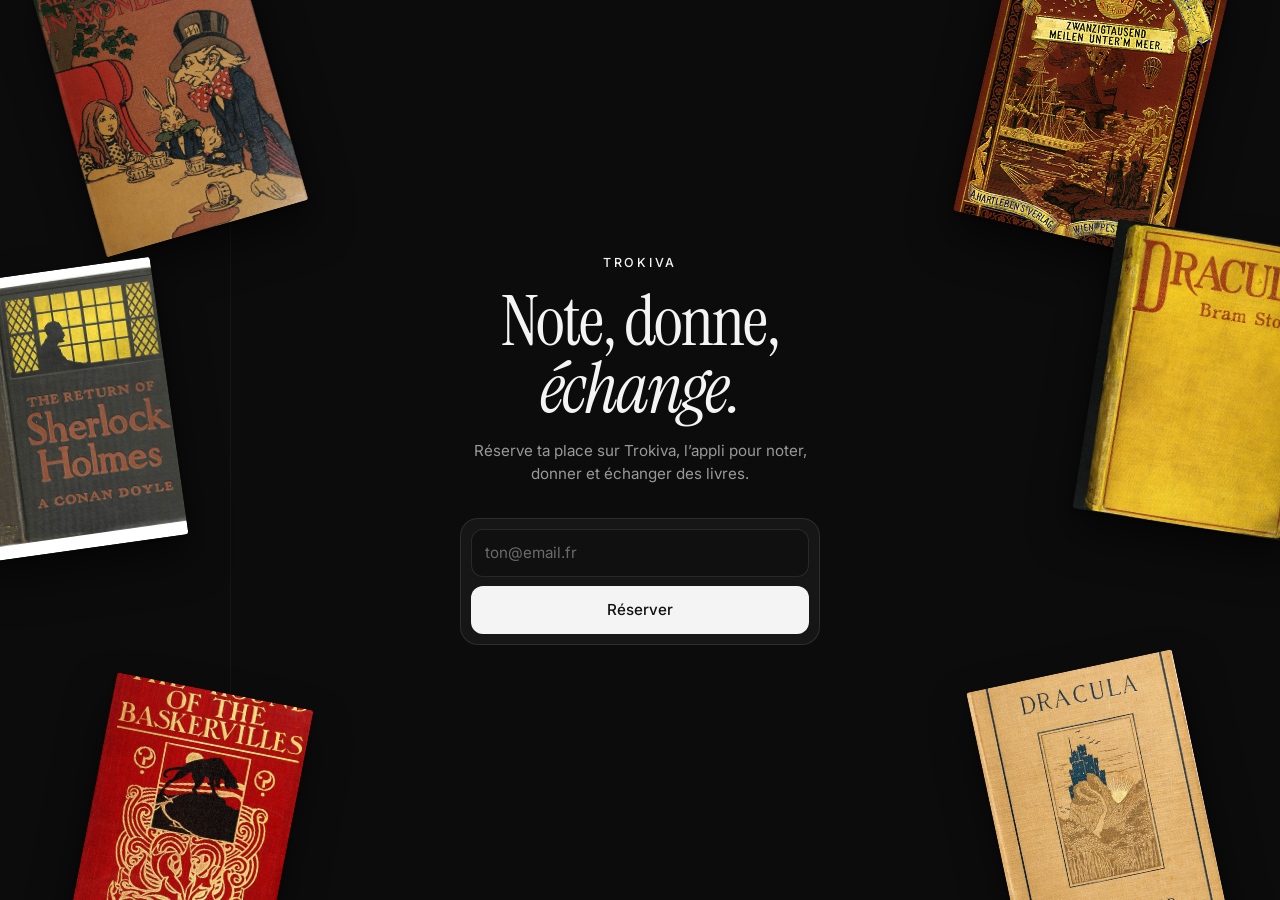
<file: index.html>
<!DOCTYPE html>
<html lang="fr">
<head>
  <meta charset="utf-8">
  <meta name="viewport" content="width=device-width, initial-scale=1">
  <title>Trokiva — liste d’attente</title>
  <meta name="description" content="Réserve ta place sur Trokiva, l’appli pour noter, donner et échanger des livres.">
  <meta name="theme-color" content="#0c0c0c">
  <link rel="icon" href="assets/favicon.svg" type="image/svg+xml">
  <link rel="preconnect" href="https://fonts.googleapis.com">
  <link rel="preconnect" href="https://fonts.gstatic.com" crossorigin>
  <link href="https://fonts.googleapis.com/css2?family=Instrument+Serif:ital@0;1&family=Inter:wght@400;500&display=swap" rel="stylesheet">
  <link rel="stylesheet" href="css/styles.css">
</head>
<body data-page="join">
  <div class="books" aria-hidden="true">
    <img class="book b1" src="assets/covers/alice.jpg" alt="">
    <img class="book b2" src="assets/covers/verne.jpg" alt="">
    <img class="book b3" src="assets/covers/sherlock.jpg" alt="">
    <img class="book b4" src="assets/covers/dracula.jpg" alt="">
    <img class="book b5" src="assets/covers/baskervilles.jpg" alt="">
    <img class="book b6" src="assets/covers/dracula-us.jpg" alt="">
  </div>
  <main class="stage">
    <p class="brand">Trokiva</p>
    <h1>Note, donne, <em>échange.</em></h1>
    <p class="sub">Réserve ta place sur Trokiva, l’appli pour noter, donner et échanger des livres.</p>
    <p class="invite" id="invite" hidden>Tu arrives avec une invitation.</p>
    <form class="card" id="join-form" novalidate>
      <label class="sr-only" for="email">Adresse e-mail</label>
      <input id="email" name="email" type="email" inputmode="email" autocomplete="email" autocapitalize="off" autocorrect="off" spellcheck="false" placeholder="ton@email.fr" aria-describedby="form-error" required>
      <button id="submit-btn" type="submit">Réserver</button>
      <p class="form-error" id="form-error" role="alert"></p>
    </form>
  </main>
  <script src="js/app.js"></script>
</body>
</html>
</file>
<file: css/styles.css>
:root {
  color-scheme: dark;
  --bg: #0c0c0c;
  --card: #161616;
  --line: rgba(255, 255, 255, 0.1);
  --muted: rgba(255, 255, 255, 0.58);
  --faint: rgba(255, 255, 255, 0.38);
}

*,
*::before,
*::after {
  box-sizing: border-box;
}

html,
body {
  margin: 0;
  min-height: 100%;
  background: var(--bg);
}

body {
  min-height: 100svh;
  overflow-x: hidden;
  color: #f4f4f4;
  font-family: Inter, "Segoe UI", sans-serif;
  -webkit-font-smoothing: antialiased;
}

body::before {
  content: "";
  position: fixed;
  inset: 0;
  pointer-events: none;
  background:
    linear-gradient(90deg, transparent 18%, rgba(255, 255, 255, 0.045) 18%, transparent 18.08%),
    linear-gradient(90deg, transparent 82%, rgba(255, 255, 255, 0.045) 82%, transparent 82.08%);
}

h1,
p {
  margin: 0;
}

button,
input {
  font-family: inherit;
}

::selection {
  background: #f4f4f4;
  color: #111;
}

:focus-visible {
  outline: 2px solid #f4f4f4;
  outline-offset: 3px;
}

.sr-only {
  position: absolute;
  width: 1px;
  height: 1px;
  padding: 0;
  margin: -1px;
  overflow: hidden;
  clip: rect(0, 0, 0, 0);
  white-space: nowrap;
  border: 0;
}

.books {
  position: fixed;
  inset: 0;
  z-index: 0;
  pointer-events: none;
  overflow: hidden;
}

.book {
  position: absolute;
  width: 200px;
  aspect-ratio: 3 / 4;
  object-fit: cover;
  border-radius: 3px;
  box-shadow: 0 22px 40px rgba(0, 0, 0, 0.5), 0 2px 6px rgba(0, 0, 0, 0.35);
}

.b1 { top: -46px; left: 5%; width: 210px; transform: rotate(-16deg); }
.b2 { top: -54px; right: 6%; width: 220px; transform: rotate(13deg); }
.b3 { top: 30%; left: -40px; width: 210px; transform: rotate(-8deg); }
.b4 { top: 26%; right: -34px; width: 220px; transform: rotate(9deg); }
.b5 { bottom: -56px; left: 7%; width: 200px; transform: rotate(11deg); }
.b6 { bottom: -48px; right: 6%; width: 210px; transform: rotate(-12deg); }

.stage {
  position: relative;
  z-index: 1;
  min-height: 100svh;
  display: flex;
  flex-direction: column;
  align-items: center;
  justify-content: center;
  padding: 4.5rem 1.25rem;
  text-align: center;
}

.brand {
  margin-bottom: 1.1rem;
  font-size: 0.78rem;
  font-weight: 500;
  letter-spacing: 0.22em;
  text-transform: uppercase;
}

h1 {
  max-width: 11ch;
  font-family: "Instrument Serif", Georgia, serif;
  font-size: clamp(3rem, 8vw, 4.4rem);
  font-weight: 400;
  line-height: 0.95;
  letter-spacing: -0.03em;
}

h1 em {
  font-style: italic;
  font-weight: 400;
}

.sub {
  max-width: 36ch;
  margin-top: 1.15rem;
  color: var(--muted);
  font-size: 0.95rem;
  line-height: 1.5;
}

.invite {
  margin-top: 0.75rem;
  color: #f4f4f4;
  font-size: 0.9rem;
}

.card {
  width: min(100%, 360px);
  margin-top: 2rem;
  padding: 0.7rem;
  border-radius: 18px;
  background: var(--card);
  box-shadow: inset 0 0 0 1px var(--line);
}

.card input {
  width: 100%;
  height: 48px;
  border: 0;
  border-radius: 12px;
  background: #101010;
  box-shadow: inset 0 0 0 1px var(--line);
  color: #f4f4f4;
  font-size: 0.95rem;
  padding: 0 14px;
}

.card input::placeholder {
  color: var(--faint);
}

.card input:-webkit-autofill {
  -webkit-text-fill-color: #f4f4f4;
  caret-color: #f4f4f4;
  box-shadow: 0 0 0 1000px #101010 inset;
}

#submit-btn,
.copy {
  width: 100%;
  height: 48px;
  margin-top: 0.55rem;
  border: 0;
  border-radius: 12px;
  background: #f4f4f4;
  color: #111;
  font-size: 0.95rem;
  font-weight: 500;
  cursor: pointer;
}

#submit-btn:hover,
.copy:hover {
  background: #fff;
}

#submit-btn:disabled {
  opacity: 0.6;
  cursor: progress;
}

.copy .label-done { display: none; }
.copy.is-copied .label-idle { display: none; }
.copy.is-copied .label-done { display: inline; }

.form-error {
  margin-top: 0.55rem;
  color: #e7b4ae;
  font-size: 0.85rem;
}

.form-error:empty { display: none; }

.shares {
  display: flex;
  justify-content: center;
  gap: 0.4rem;
  margin-top: 0.7rem;
}

.share {
  display: inline-flex;
  align-items: center;
  height: 34px;
  padding: 0 0.75rem;
  border-radius: 999px;
  color: var(--muted);
  background: transparent;
  box-shadow: inset 0 0 0 1px var(--line);
  text-decoration: none;
  font-size: 0.78rem;
}

.share:hover {
  color: #f4f4f4;
}

@media (max-width: 900px) {
  .b3, .b4 { display: none; }
  .book { width: 128px; }
}

@media (max-width: 520px) {
  h1 { font-size: 2.7rem; }
  .stage { padding: 3rem 1rem; }
  .b5, .b6 { display: none; }
}
</file>
